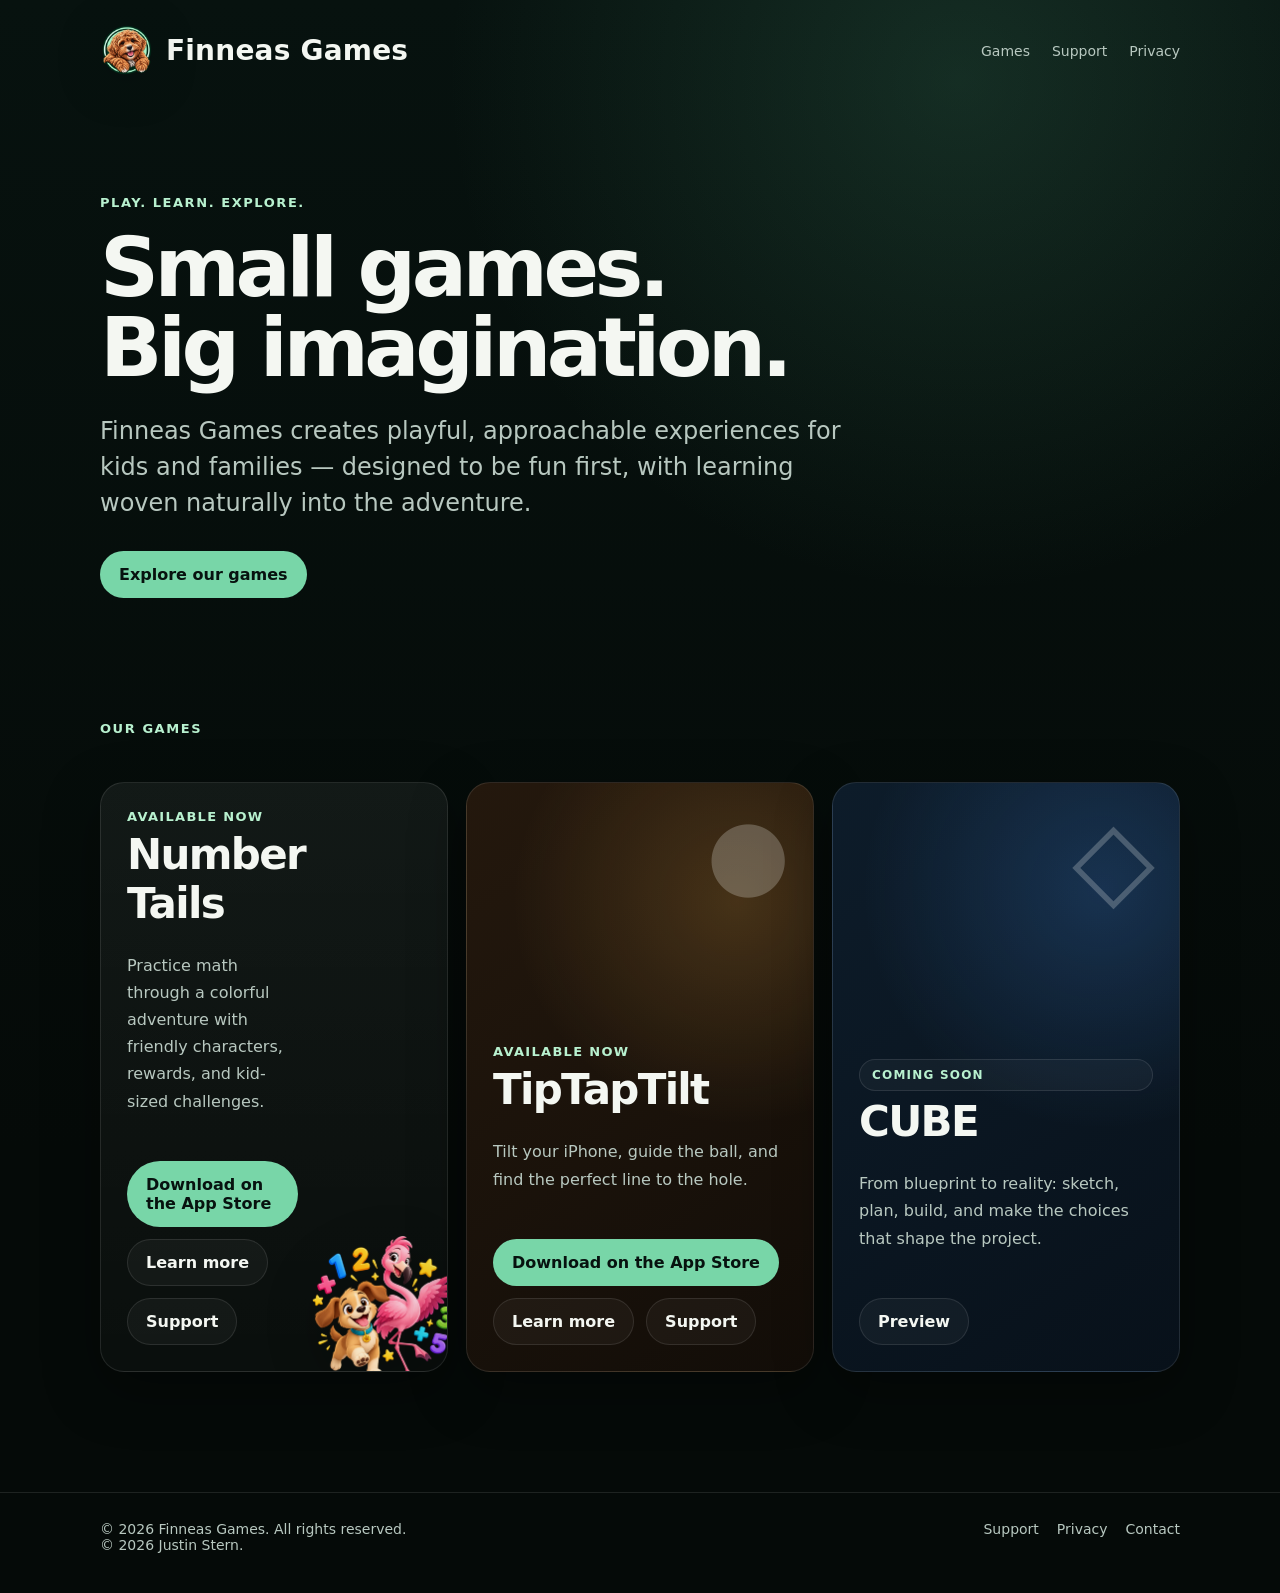
<file: index.html>
<!doctype html>
<html lang="en">
<head>
<meta charset="utf-8">
<meta name="viewport" content="width=device-width,initial-scale=1">
<meta name="description" content="Finneas Games makes thoughtful, playful games for kids and families.">
<title>Finneas Games</title>
<link rel="stylesheet" href="/assets/style.css">
</head>
<body>
<div class="wrap">
<header>
  <a class="brand" href="/"><img class="brand-icon" src="/assets/finneas-games-dog-icon.png" alt=""><span class="brand-text">Finneas Games</span></a>
  <nav><a href="#games">Games</a><a href="/support/">Support</a><a href="/privacy/">Privacy</a></nav>
</header>
<section class="hero">
  <span class="eyebrow">Play. Learn. Explore.</span>
  <h1>Small games.<br>Big imagination.</h1>
  <p class="lead">Finneas Games creates playful, approachable experiences for kids and families — designed to be fun first, with learning woven naturally into the adventure.</p>
  <div class="actions"><a class="btn primary" href="#games">Explore our games</a></div>
</section>
<section class="section" id="games">
<span class="eyebrow">Our games</span>
<div class="game-grid">
<div class="card game-tile home-game-card"><span class="kicker">Available now</span><div class="game-title">Number Tails</div><p>Practice math through a colorful adventure with friendly characters, rewards, and kid-sized challenges.</p><div class="actions"><a class="btn primary" href="https://apps.apple.com/us/app/numbertails/id6805076662" aria-label="Download Number Tails on the App Store">Download on the App Store</a><a class="btn secondary" href="/numbertails/">Learn more</a><a class="btn secondary" href="/numbertails/support/">Support</a></div><img class="home-art" src="/assets/numbertails-characters.png" alt="Number Tails characters"></div>
<div class="card game-tile tiptap"><div class="game-symbol tilt-symbol">●</div><span class="kicker">Available Now</span><div class="game-title">TipTapTilt</div><p>Tilt your iPhone, guide the ball, and find the perfect line to the hole.</p><div class="actions"><a class="btn primary" href="https://apps.apple.com/us/app/tiptaptilt/id6810678515" aria-label="Download TipTapTilt on the App Store">Download on the App Store</a><a class="btn secondary" href="/tiptaptilt/">Learn more</a><a class="btn secondary" href="/tiptaptilt/support/">Support</a></div></div>
<div class="card game-tile cube"><div class="game-symbol cube-symbol">◇</div><span class="coming-pill">Coming soon</span><div class="game-title">CUBE</div><p>From blueprint to reality: sketch, plan, build, and make the choices that shape the project.</p><div class="actions"><a class="btn secondary" href="/cube/">Preview</a></div></div>
</div></section>
</div>

<footer>
  <div class="wrap footer-row">
    <div>© 2026 Finneas Games. All rights reserved.<br>© 2026 Justin Stern.</div>
    <div class="footer-links">
      <a href="/support/">Support</a>
      <a href="/privacy/">Privacy</a>
      <a href="mailto:support@finneasgames.com">Contact</a>
    </div>
  </div>
</footer>

</body></html>
</file>
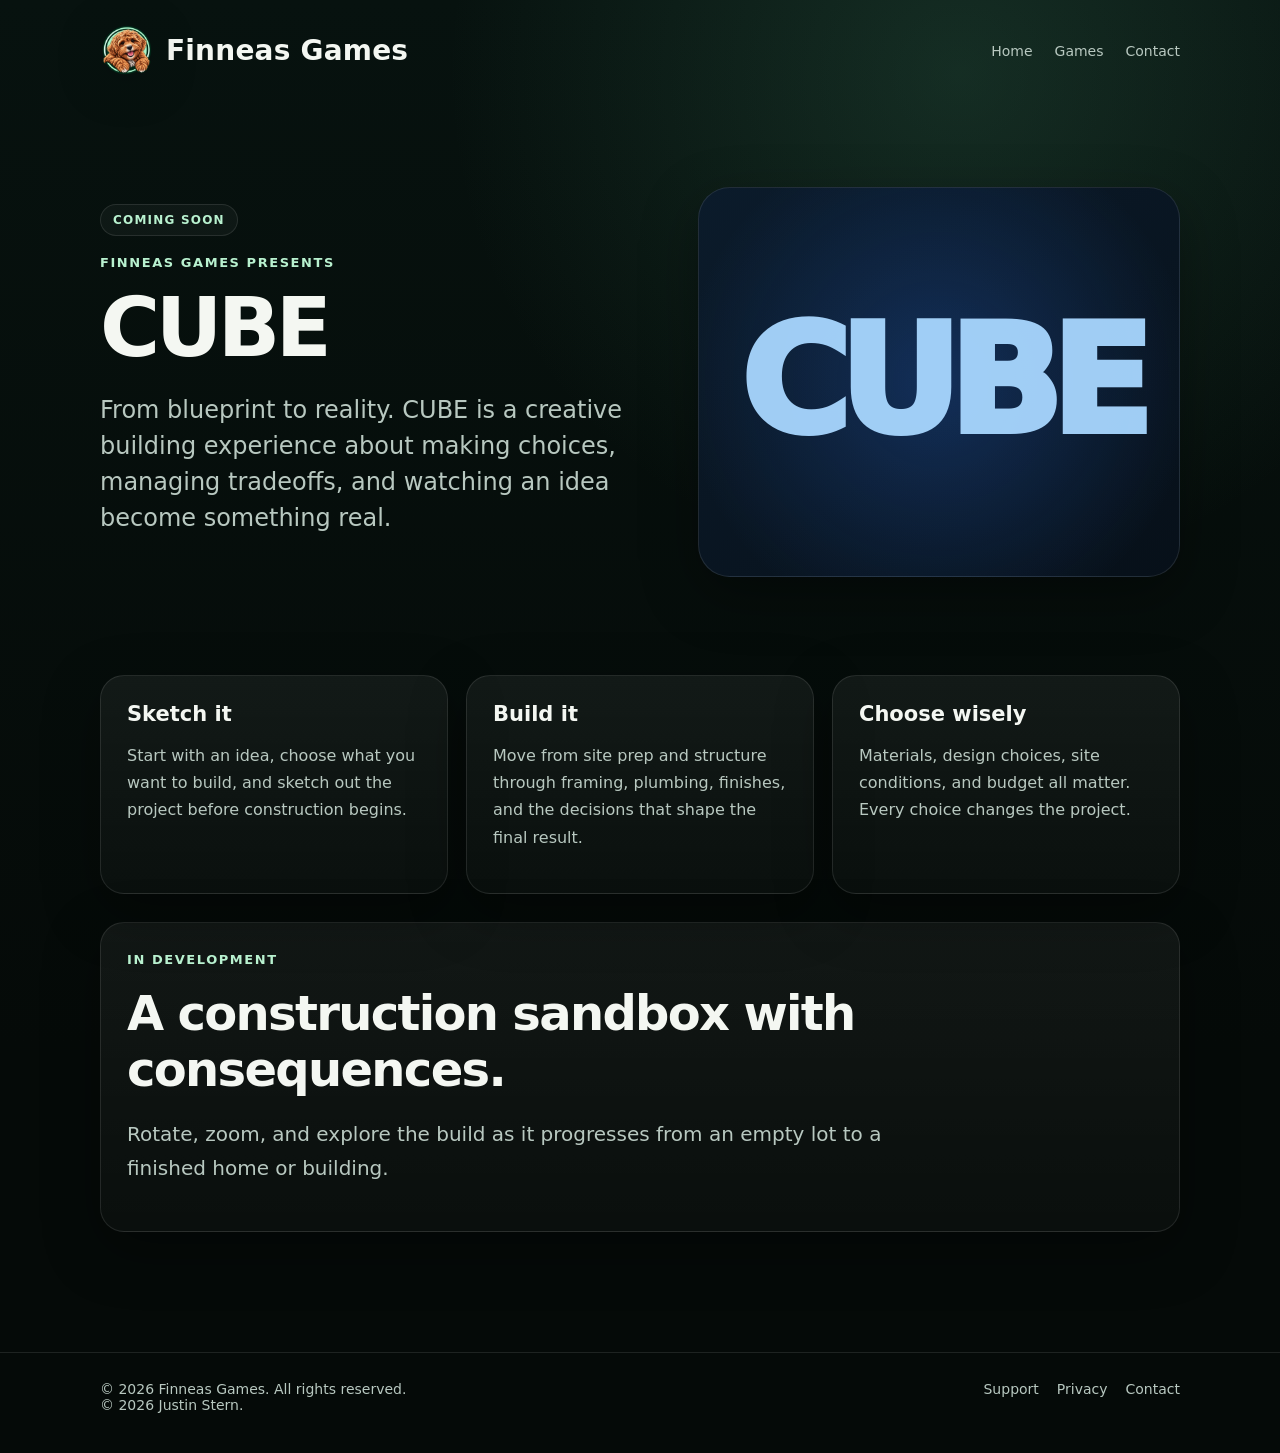
<file: cube/index.html>
<!doctype html><html lang="en"><head><meta charset="utf-8"><meta name="viewport" content="width=device-width,initial-scale=1"><meta name="description" content="CUBE by Finneas Games — coming soon."><title>CUBE | Finneas Games</title><link rel="stylesheet" href="/assets/style.css"></head><body><div class="wrap"><header><a class="brand" href="/"><img class="brand-icon" src="/assets/finneas-games-dog-icon.png" alt=""><span class="brand-text">Finneas Games</span></a><nav><a href="/">Home</a><a href="/#games">Games</a><a href="mailto:support@finneasgames.com">Contact</a></nav></header><section class="game-page-hero"><div><span class="coming-pill">Coming soon</span><div style="height:16px"></div><span class="eyebrow">Finneas Games presents</span><h1>CUBE</h1><p class="lead">From blueprint to reality. CUBE is a creative building experience about making choices, managing tradeoffs, and watching an idea become something real.</p></div><div class="game-mark-panel cube"><div class="big-mark cube">CUBE</div></div></section><section class="section" style="padding-top:10px"><div class="info-grid"><div class="card"><h3>Sketch it</h3><p>Start with an idea, choose what you want to build, and sketch out the project before construction begins.</p></div><div class="card"><h3>Build it</h3><p>Move from site prep and structure through framing, plumbing, finishes, and the decisions that shape the final result.</p></div><div class="card"><h3>Choose wisely</h3><p>Materials, design choices, site conditions, and budget all matter. Every choice changes the project.</p></div></div><div class="card" style="margin-top:28px"><span class="eyebrow">In development</span><h2 style="margin-top:0">A construction sandbox with consequences.</h2><p class="lead" style="font-size:20px">Rotate, zoom, and explore the build as it progresses from an empty lot to a finished home or building.</p></div></section></div><footer><div class="wrap footer-row"><div>© 2026 Finneas Games. All rights reserved.<br>© 2026 Justin Stern.</div><div class="footer-links"><a href="/support/">Support</a><a href="/privacy/">Privacy</a><a href="mailto:support@finneasgames.com">Contact</a></div></div></footer></body></html>
</file>
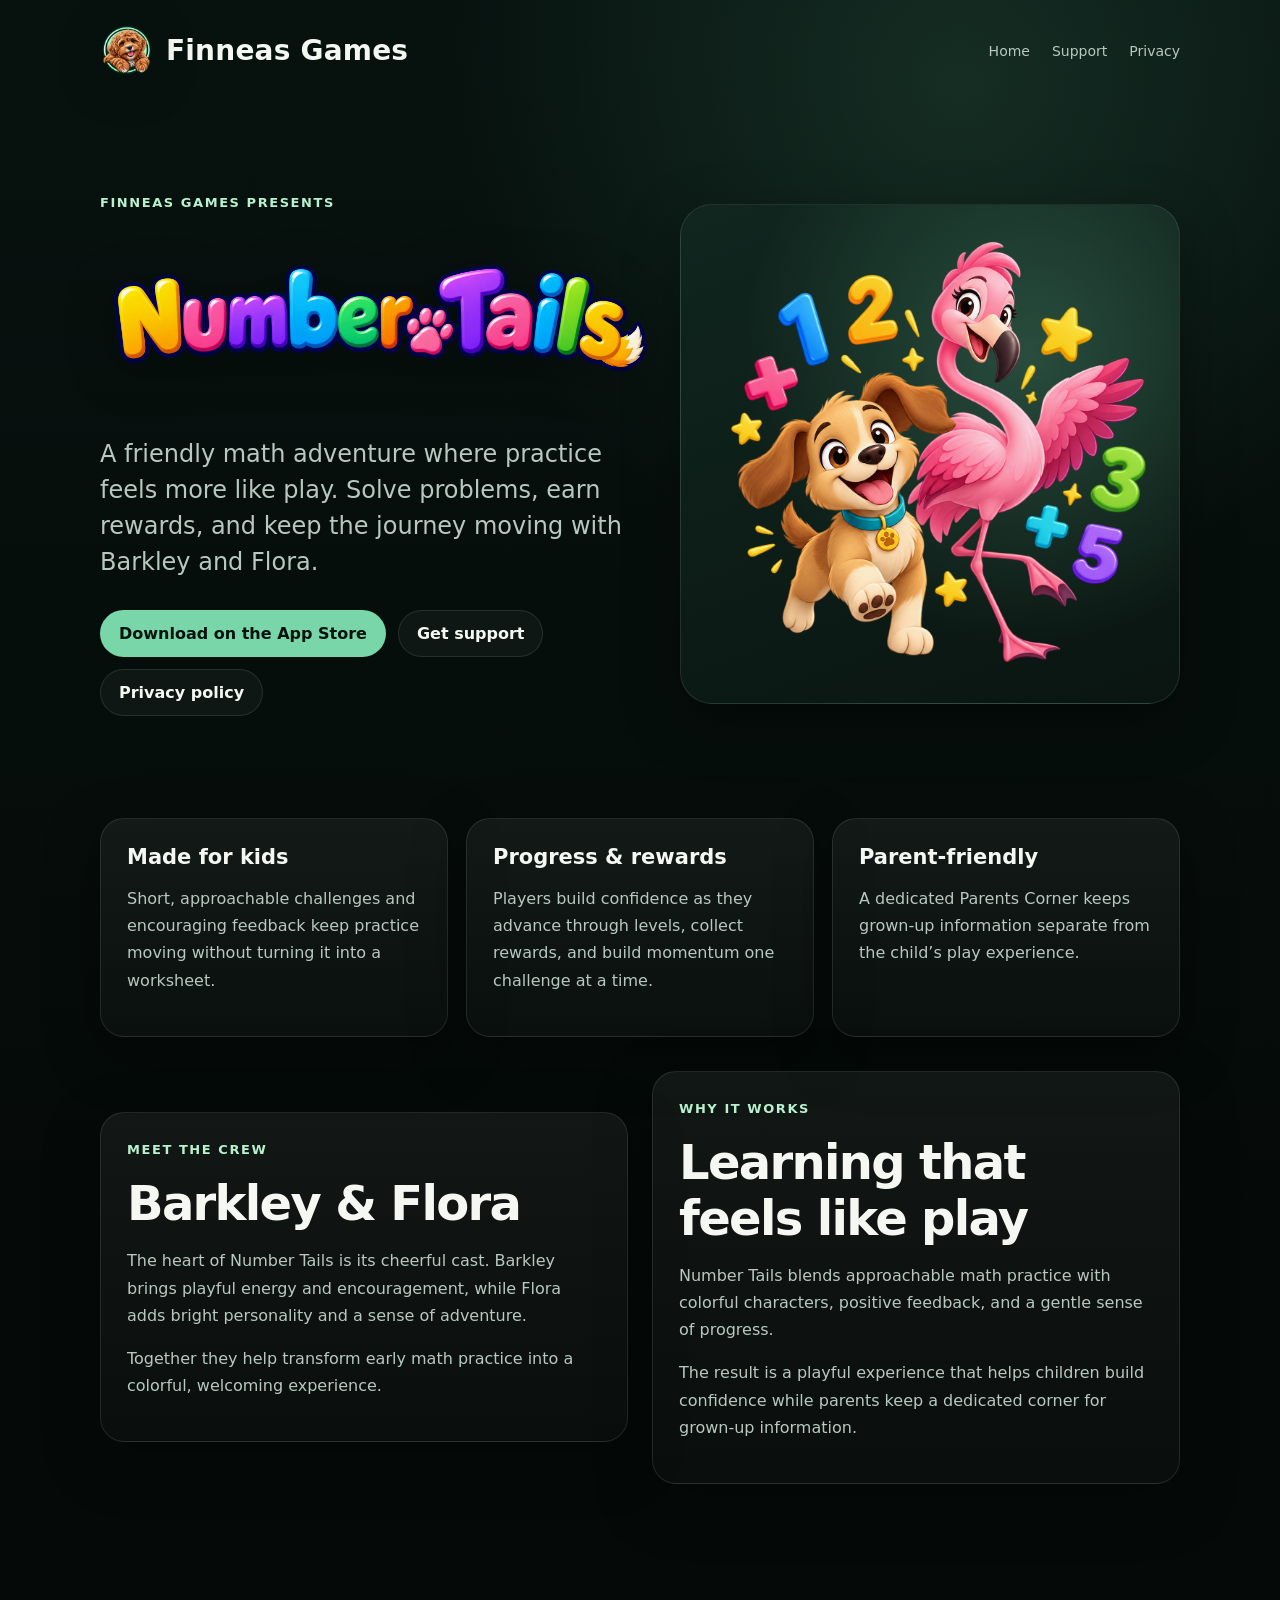
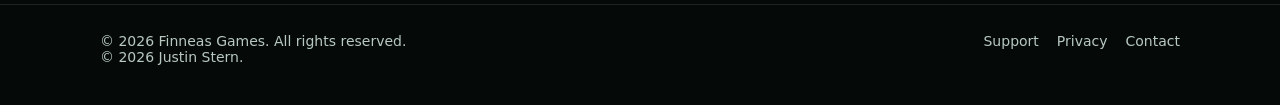
<file: numbertails/index.html>
<!doctype html>
<html lang="en">
<head>
<meta charset="utf-8">
<meta name="viewport" content="width=device-width,initial-scale=1">
<meta name="description" content="Number Tails by Finneas Games — a playful math adventure for kids.">
<title>Number Tails | Finneas Games</title>
<link rel="stylesheet" href="/assets/style.css">
</head>
<body>
<div class="wrap">
<header>
  <a class="brand" href="/"><img class="brand-icon" src="/assets/finneas-games-dog-icon.png" alt=""><span class="brand-text">Finneas Games</span></a>
  <nav><a href="/">Home</a><a href="/numbertails/support/">Support</a><a href="/numbertails/privacy/">Privacy</a></nav>
</header>

<section class="hero hero-split">
  <div class="hero-copy">
    <span class="eyebrow">Finneas Games presents</span>
    <img class="nt-logo" src="/assets/numbertails-logo.png" alt="Number Tails logo">
    <p class="lead">A friendly math adventure where practice feels more like play. Solve problems, earn rewards, and keep the journey moving with Barkley and Flora.</p>
    <div class="actions">
      <a class="btn primary" href="https://apps.apple.com/us/app/numbertails/id6805076662" aria-label="Download Number Tails on the App Store">Download on the App Store</a>
      <a class="btn secondary" href="/numbertails/support/">Get support</a>
      <a class="btn secondary" href="/numbertails/privacy/">Privacy policy</a>
    </div>
  </div>
  <div class="hero-art">
    <img src="/assets/numbertails-characters.png" alt="Number Tails characters Barkley and Flora">
  </div>
</section>

<section class="section" style="padding-top:10px">
  <div class="feature-grid">
    <div class="card"><h3>Made for kids</h3><p>Short, approachable challenges and encouraging feedback keep practice moving without turning it into a worksheet.</p></div>
    <div class="card"><h3>Progress & rewards</h3><p>Players build confidence as they advance through levels, collect rewards, and build momentum one challenge at a time.</p></div>
    <div class="card"><h3>Parent-friendly</h3><p>A dedicated Parents Corner keeps grown-up information separate from the child’s play experience.</p></div>
  </div>

  <div class="callout">
    <div class="card">
      <span class="eyebrow">Meet the crew</span>
      <h2 style="margin-top:0">Barkley & Flora</h2>
      <p>The heart of Number Tails is its cheerful cast. Barkley brings playful energy and encouragement, while Flora adds bright personality and a sense of adventure.</p>
      <p>Together they help transform early math practice into a colorful, welcoming experience.</p>
    </div>
    <div class="card">
      <span class="eyebrow">Why it works</span>
      <h2 style="margin-top:0">Learning that feels like play</h2>
      <p>Number Tails blends approachable math practice with colorful characters, positive feedback, and a gentle sense of progress.</p>
      <p>The result is a playful experience that helps children build confidence while parents keep a dedicated corner for grown-up information.</p>
    </div>
  </div>
</section>
</div>

<footer>
  <div class="wrap footer-row">
    <div>© 2026 Finneas Games. All rights reserved.<br>© 2026 Justin Stern.</div>
    <div class="footer-links">
      <a href="/numbertails/support/">Support</a>
      <a href="/numbertails/privacy/">Privacy</a>
      <a href="mailto:support@finneasgames.com">Contact</a>
    </div>
  </div>
</footer>

</body></html>
</file>
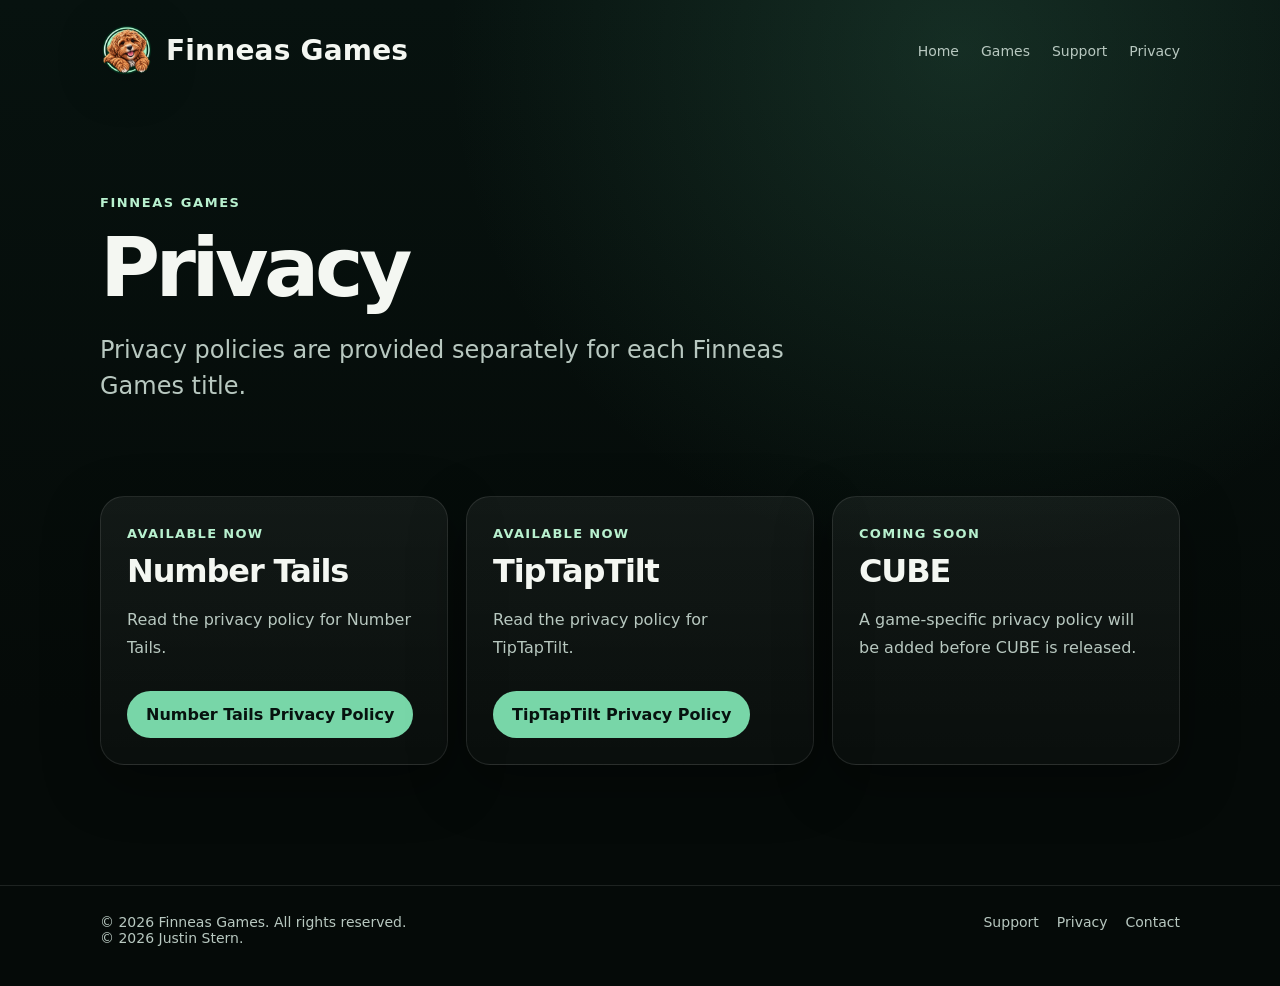
<file: privacy/index.html>
<!doctype html>
<html lang="en">
<head>
<meta charset="utf-8">
<meta name="viewport" content="width=device-width,initial-scale=1">
<meta name="description" content="Privacy policies for Finneas Games titles.">
<title>Privacy | Finneas Games</title>
<link rel="stylesheet" href="/assets/style.css">
</head>
<body>
<div class="wrap">
<header>
  <a class="brand" href="/"><img class="brand-icon" src="/assets/finneas-games-dog-icon.png" alt=""><span class="brand-text">Finneas Games</span></a>
  <nav><a href="/">Home</a><a href="/#games">Games</a><a href="/support/">Support</a><a href="/privacy/">Privacy</a></nav>
</header>
<section class="hero" style="padding-bottom:30px">
  <span class="eyebrow">Finneas Games</span>
  <h1>Privacy</h1>
  <p class="lead">Privacy policies are provided separately for each Finneas Games title.</p>
</section>

<section class="section" style="padding-top:10px">
  <div class="grid">
    <div class="card">
      <span class="kicker">Available now</span>
      <h2 style="font-size:32px;margin-top:10px">Number Tails</h2>
      <p>Read the privacy policy for Number Tails.</p>
      <div class="actions"><a class="btn primary" href="/numbertails/privacy/">Number Tails Privacy Policy</a></div>
    </div>

    <div class="card">
      <span class="kicker">Available Now</span>
      <h2 style="font-size:32px;margin-top:10px">TipTapTilt</h2>
      <p>Read the privacy policy for TipTapTilt.</p>
      <div class="actions"><a class="btn primary" href="/tiptaptilt/privacy/">TipTapTilt Privacy Policy</a></div>
    </div>

    <div class="card">
      <span class="kicker">Coming soon</span>
      <h2 style="font-size:32px;margin-top:10px">CUBE</h2>
      <p>A game-specific privacy policy will be added before CUBE is released.</p>
    </div>
  </div>
</section>
</div>
<footer>
  <div class="wrap footer-row">
    <div>© 2026 Finneas Games. All rights reserved.<br>© 2026 Justin Stern.</div>
    <div class="footer-links">
      <a href="/support/">Support</a>
      <a href="/privacy/">Privacy</a>
      <a href="mailto:support@finneasgames.com">Contact</a>
    </div>
  </div>
</footer>
</body>
</html>
</file>
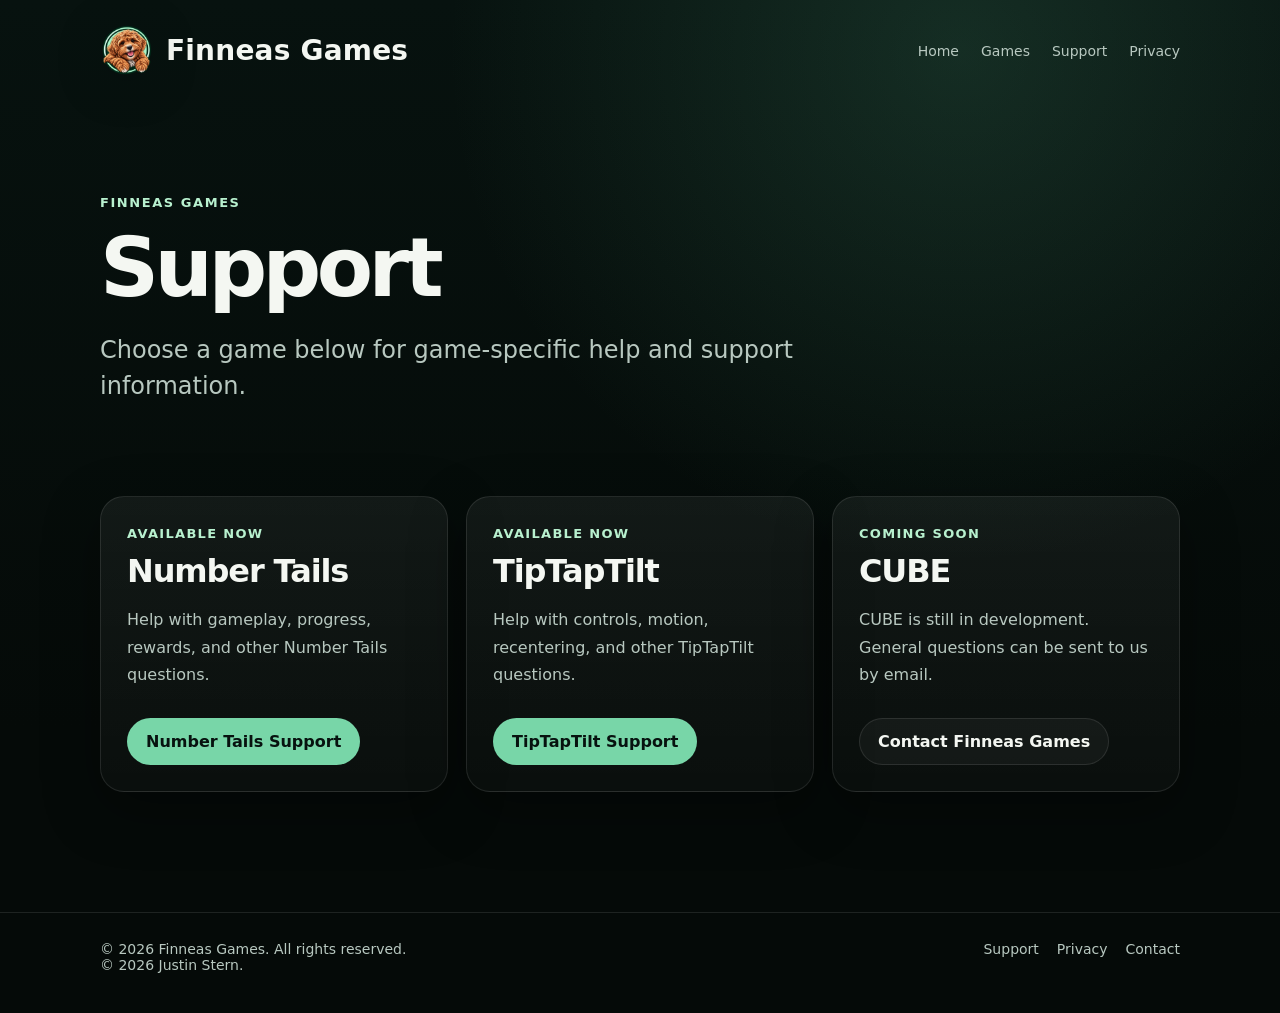
<file: support/index.html>
<!doctype html>
<html lang="en">
<head>
<meta charset="utf-8">
<meta name="viewport" content="width=device-width,initial-scale=1">
<meta name="description" content="Support for Finneas Games titles.">
<title>Support | Finneas Games</title>
<link rel="stylesheet" href="/assets/style.css">
</head>
<body>
<div class="wrap">
<header>
  <a class="brand" href="/"><img class="brand-icon" src="/assets/finneas-games-dog-icon.png" alt=""><span class="brand-text">Finneas Games</span></a>
  <nav><a href="/">Home</a><a href="/#games">Games</a><a href="/support/">Support</a><a href="/privacy/">Privacy</a></nav>
</header>
<section class="hero" style="padding-bottom:30px">
  <span class="eyebrow">Finneas Games</span>
  <h1>Support</h1>
  <p class="lead">Choose a game below for game-specific help and support information.</p>
</section>

<section class="section" style="padding-top:10px">
  <div class="grid">
    <div class="card">
      <span class="kicker">Available now</span>
      <h2 style="font-size:32px;margin-top:10px">Number Tails</h2>
      <p>Help with gameplay, progress, rewards, and other Number Tails questions.</p>
      <div class="actions"><a class="btn primary" href="/numbertails/support/">Number Tails Support</a></div>
    </div>

    <div class="card">
      <span class="kicker">Available Now</span>
      <h2 style="font-size:32px;margin-top:10px">TipTapTilt</h2>
      <p>Help with controls, motion, recentering, and other TipTapTilt questions.</p>
      <div class="actions"><a class="btn primary" href="/tiptaptilt/support/">TipTapTilt Support</a></div>
    </div>

    <div class="card">
      <span class="kicker">Coming soon</span>
      <h2 style="font-size:32px;margin-top:10px">CUBE</h2>
      <p>CUBE is still in development. General questions can be sent to us by email.</p>
      <div class="actions"><a class="btn secondary" href="mailto:support@finneasgames.com">Contact Finneas Games</a></div>
    </div>
  </div>
</section>
</div>
<footer>
  <div class="wrap footer-row">
    <div>© 2026 Finneas Games. All rights reserved.<br>© 2026 Justin Stern.</div>
    <div class="footer-links">
      <a href="/support/">Support</a>
      <a href="/privacy/">Privacy</a>
      <a href="mailto:support@finneasgames.com">Contact</a>
    </div>
  </div>
</footer>
</body>
</html>
</file>
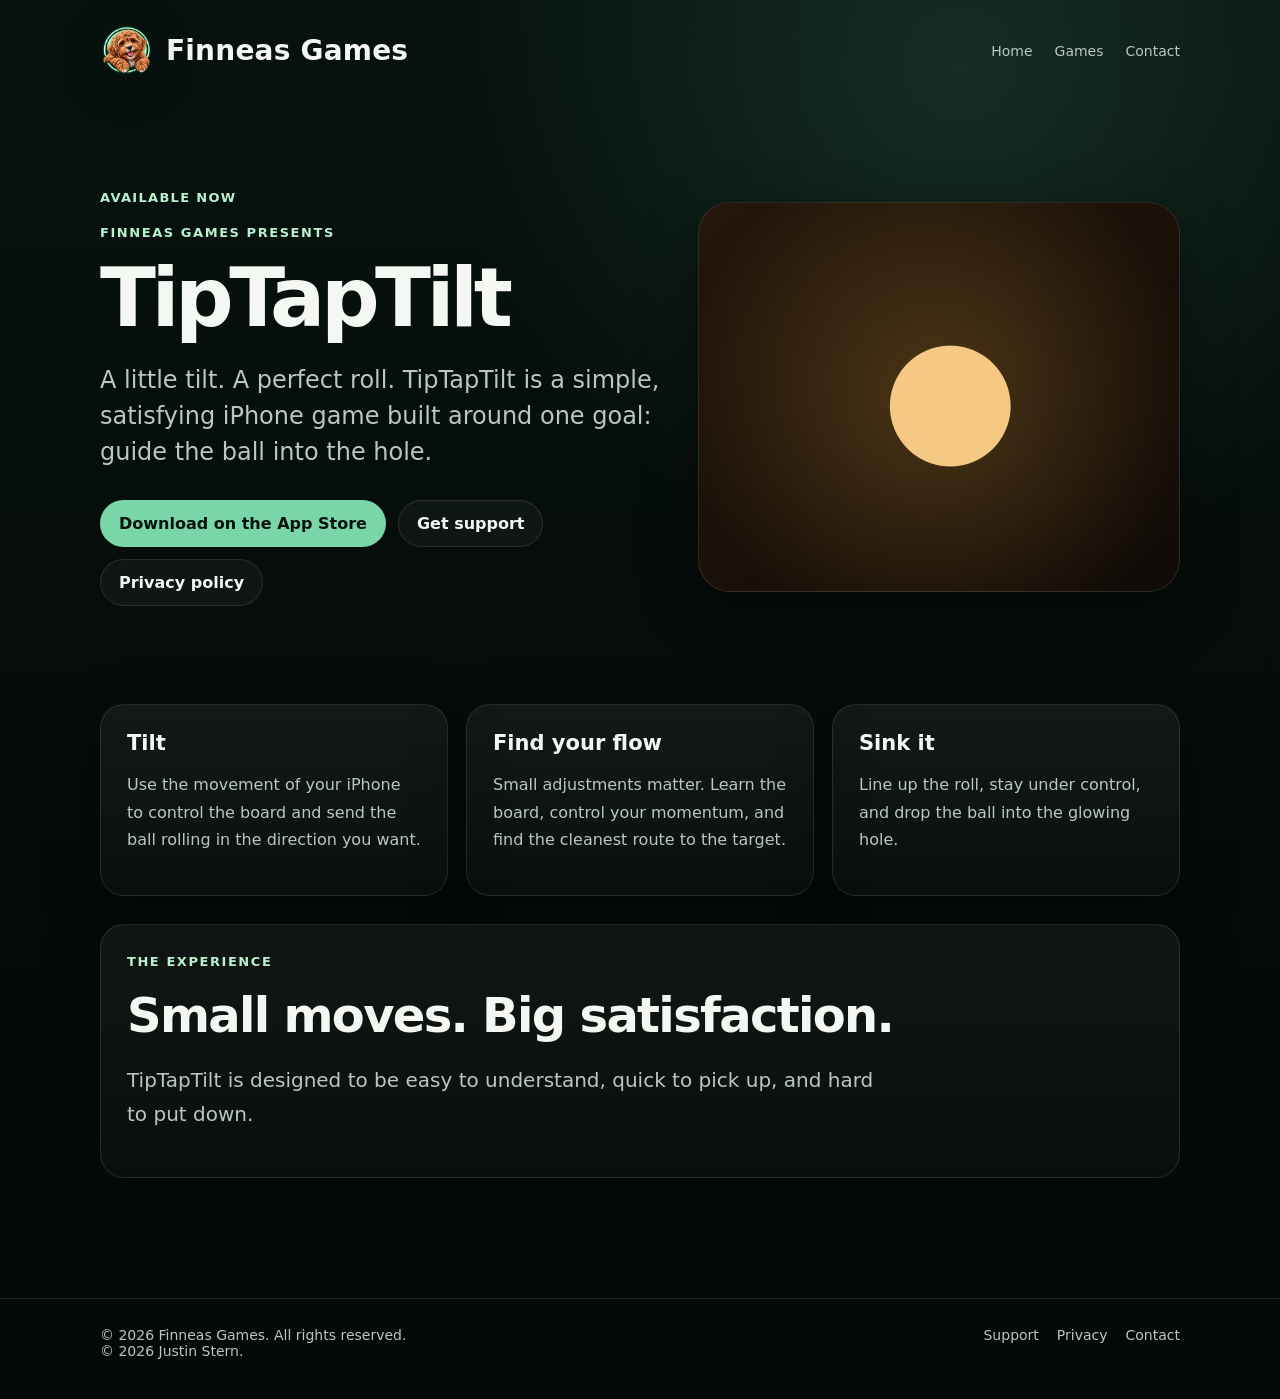
<file: tiptaptilt/index.html>
<!doctype html><html lang="en"><head><meta charset="utf-8"><meta name="viewport" content="width=device-width,initial-scale=1"><meta name="description" content="TipTapTilt by Finneas Games — available now."><title>TipTapTilt | Finneas Games</title><link rel="stylesheet" href="/assets/style.css"></head><body><div class="wrap"><header><a class="brand" href="/"><img class="brand-icon" src="/assets/finneas-games-dog-icon.png" alt=""><span class="brand-text">Finneas Games</span></a><nav><a href="/">Home</a><a href="/#games">Games</a><a href="mailto:support@finneasgames.com">Contact</a></nav></header><section class="game-page-hero"><div><span class="kicker">Available Now</span><div style="height:16px"></div><span class="eyebrow">Finneas Games presents</span><h1>TipTapTilt</h1><p class="lead">A little tilt. A perfect roll. TipTapTilt is a simple, satisfying iPhone game built around one goal: guide the ball into the hole.</p><div class="actions"><a class="btn primary" href="https://apps.apple.com/us/app/tiptaptilt/id6810678515" aria-label="Download TipTapTilt on the App Store">Download on the App Store</a><a class="btn secondary" href="/tiptaptilt/support/">Get support</a><a class="btn secondary" href="/tiptaptilt/privacy/">Privacy policy</a></div></div><div class="game-mark-panel tiptap"><div class="big-mark tiptap">●</div></div></section><section class="section" style="padding-top:10px"><div class="info-grid"><div class="card"><h3>Tilt</h3><p>Use the movement of your iPhone to control the board and send the ball rolling in the direction you want.</p></div><div class="card"><h3>Find your flow</h3><p>Small adjustments matter. Learn the board, control your momentum, and find the cleanest route to the target.</p></div><div class="card"><h3>Sink it</h3><p>Line up the roll, stay under control, and drop the ball into the glowing hole.</p></div></div><div class="card" style="margin-top:28px"><span class="eyebrow">The experience</span><h2 style="margin-top:0">Small moves. Big satisfaction.</h2><p class="lead" style="font-size:20px">TipTapTilt is designed to be easy to understand, quick to pick up, and hard to put down.</p></div></section></div><footer><div class="wrap footer-row"><div>© 2026 Finneas Games. All rights reserved.<br>© 2026 Justin Stern.</div><div class="footer-links"><a href="/tiptaptilt/support/">Support</a><a href="/tiptaptilt/privacy/">Privacy</a><a href="mailto:support@finneasgames.com">Contact</a></div></div></footer></body></html>
</file>
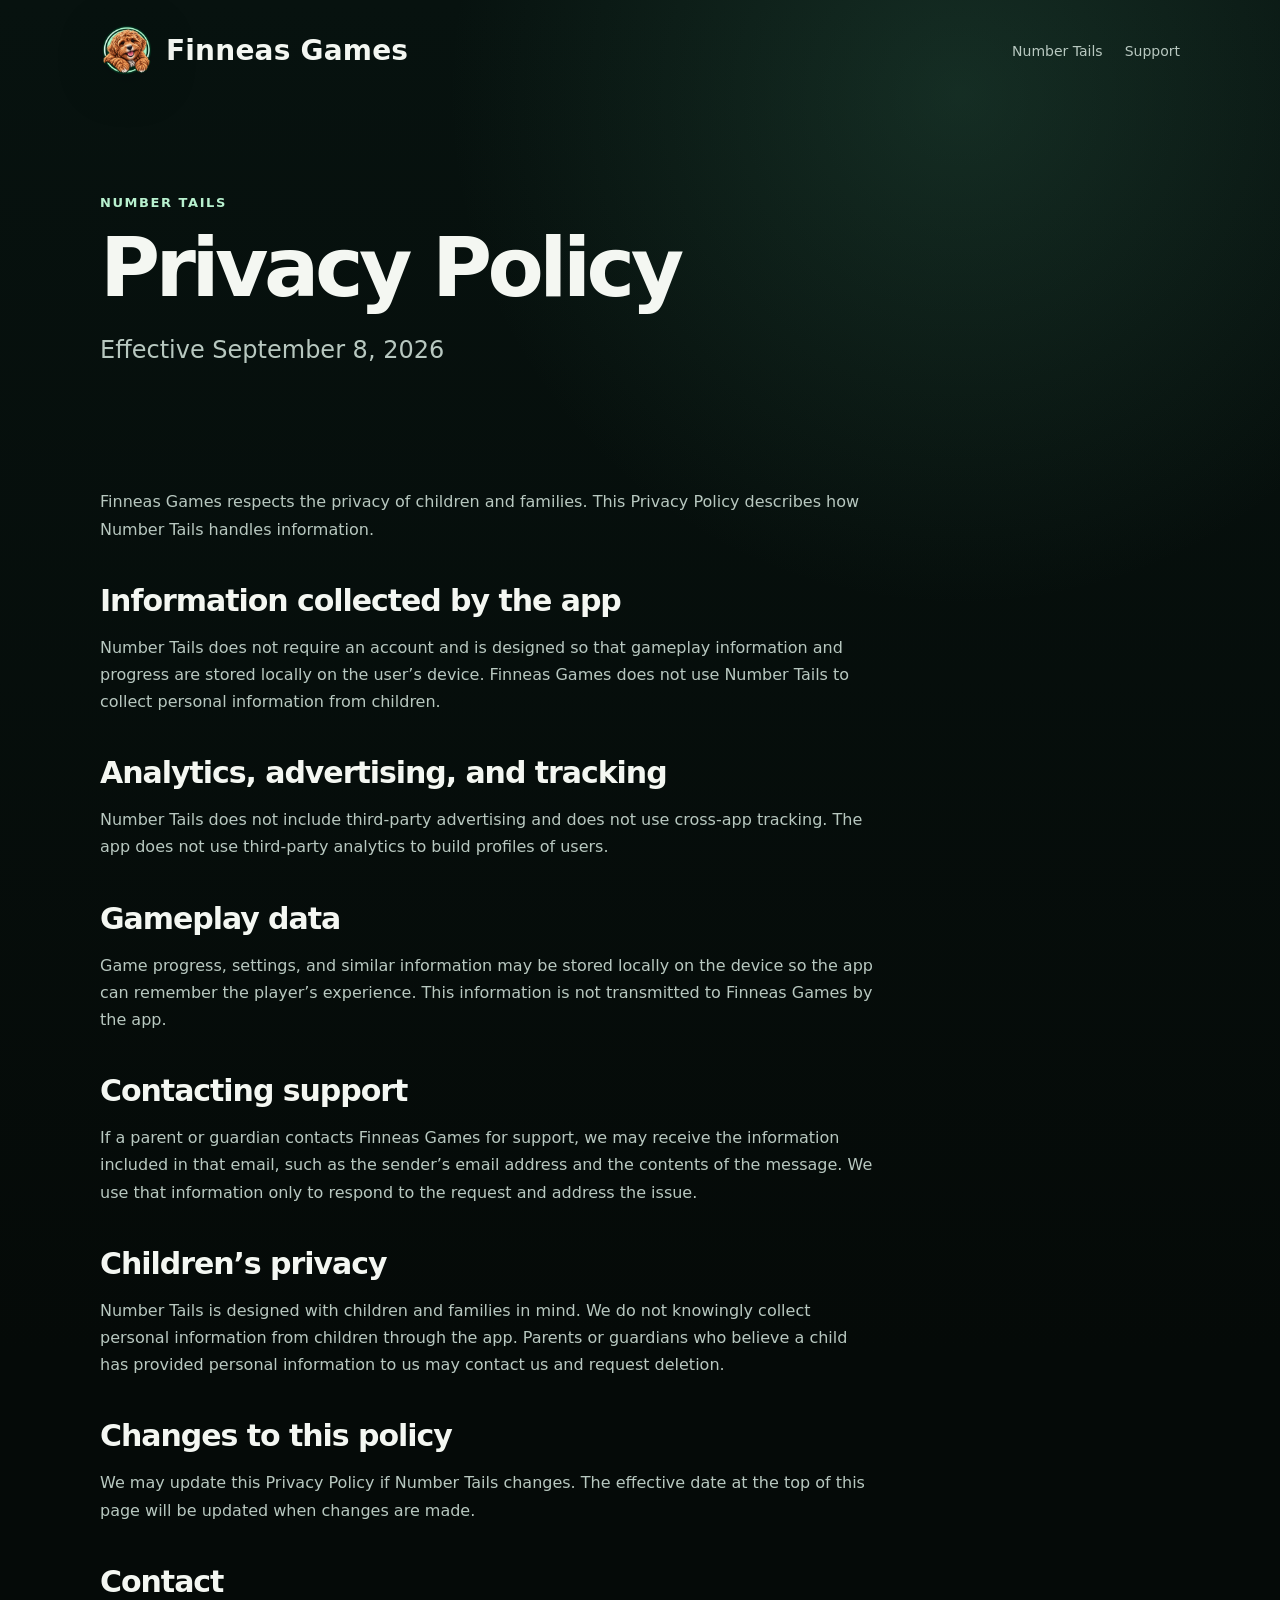
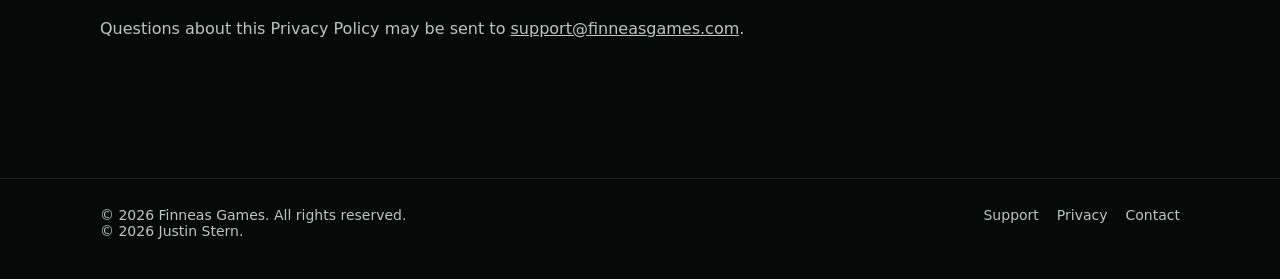
<file: numbertails/privacy/index.html>
<!doctype html>
<html lang="en">
<head>
<meta charset="utf-8">
<meta name="viewport" content="width=device-width,initial-scale=1">
<meta name="description" content="Privacy Policy for Number Tails by Finneas Games.">
<title>Number Tails Privacy Policy | Finneas Games</title>
<link rel="stylesheet" href="/assets/style.css">
</head>
<body>
<div class="wrap">
<header>
  <a class="brand" href="/"><img class="brand-icon" src="/assets/finneas-games-dog-icon.png" alt=""><span class="brand-text">Finneas Games</span></a>
  <nav><a href="/numbertails/">Number Tails</a><a href="/numbertails/support/">Support</a></nav>
</header>
<section class="hero" style="padding-bottom:30px">
  <span class="eyebrow">Number Tails</span>
  <h1>Privacy Policy</h1>
  <p class="lead">Effective September 8, 2026</p>
</section>
<section class="section copy">
  <p>Finneas Games respects the privacy of children and families. This Privacy Policy describes how Number Tails handles information.</p>
  <h2>Information collected by the app</h2>
  <p>Number Tails does not require an account and is designed so that gameplay information and progress are stored locally on the user’s device. Finneas Games does not use Number Tails to collect personal information from children.</p>
  <h2>Analytics, advertising, and tracking</h2>
  <p>Number Tails does not include third-party advertising and does not use cross-app tracking. The app does not use third-party analytics to build profiles of users.</p>
  <h2>Gameplay data</h2>
  <p>Game progress, settings, and similar information may be stored locally on the device so the app can remember the player’s experience. This information is not transmitted to Finneas Games by the app.</p>
  <h2>Contacting support</h2>
  <p>If a parent or guardian contacts Finneas Games for support, we may receive the information included in that email, such as the sender’s email address and the contents of the message. We use that information only to respond to the request and address the issue.</p>
  <h2>Children’s privacy</h2>
  <p>Number Tails is designed with children and families in mind. We do not knowingly collect personal information from children through the app. Parents or guardians who believe a child has provided personal information to us may contact us and request deletion.</p>
  <h2>Changes to this policy</h2>
  <p>We may update this Privacy Policy if Number Tails changes. The effective date at the top of this page will be updated when changes are made.</p>
  <h2>Contact</h2>
  <p>Questions about this Privacy Policy may be sent to <a href="mailto:support@finneasgames.com">support@finneasgames.com</a>.</p>
</section>
</div>

<footer>
  <div class="wrap footer-row">
    <div>© 2026 Finneas Games. All rights reserved.<br>© 2026 Justin Stern.</div>
    <div class="footer-links">
      <a href="/numbertails/support/">Support</a>
      <a href="/numbertails/privacy/">Privacy</a>
      <a href="mailto:support@finneasgames.com">Contact</a>
    </div>
  </div>
</footer>

</body></html>
</file>
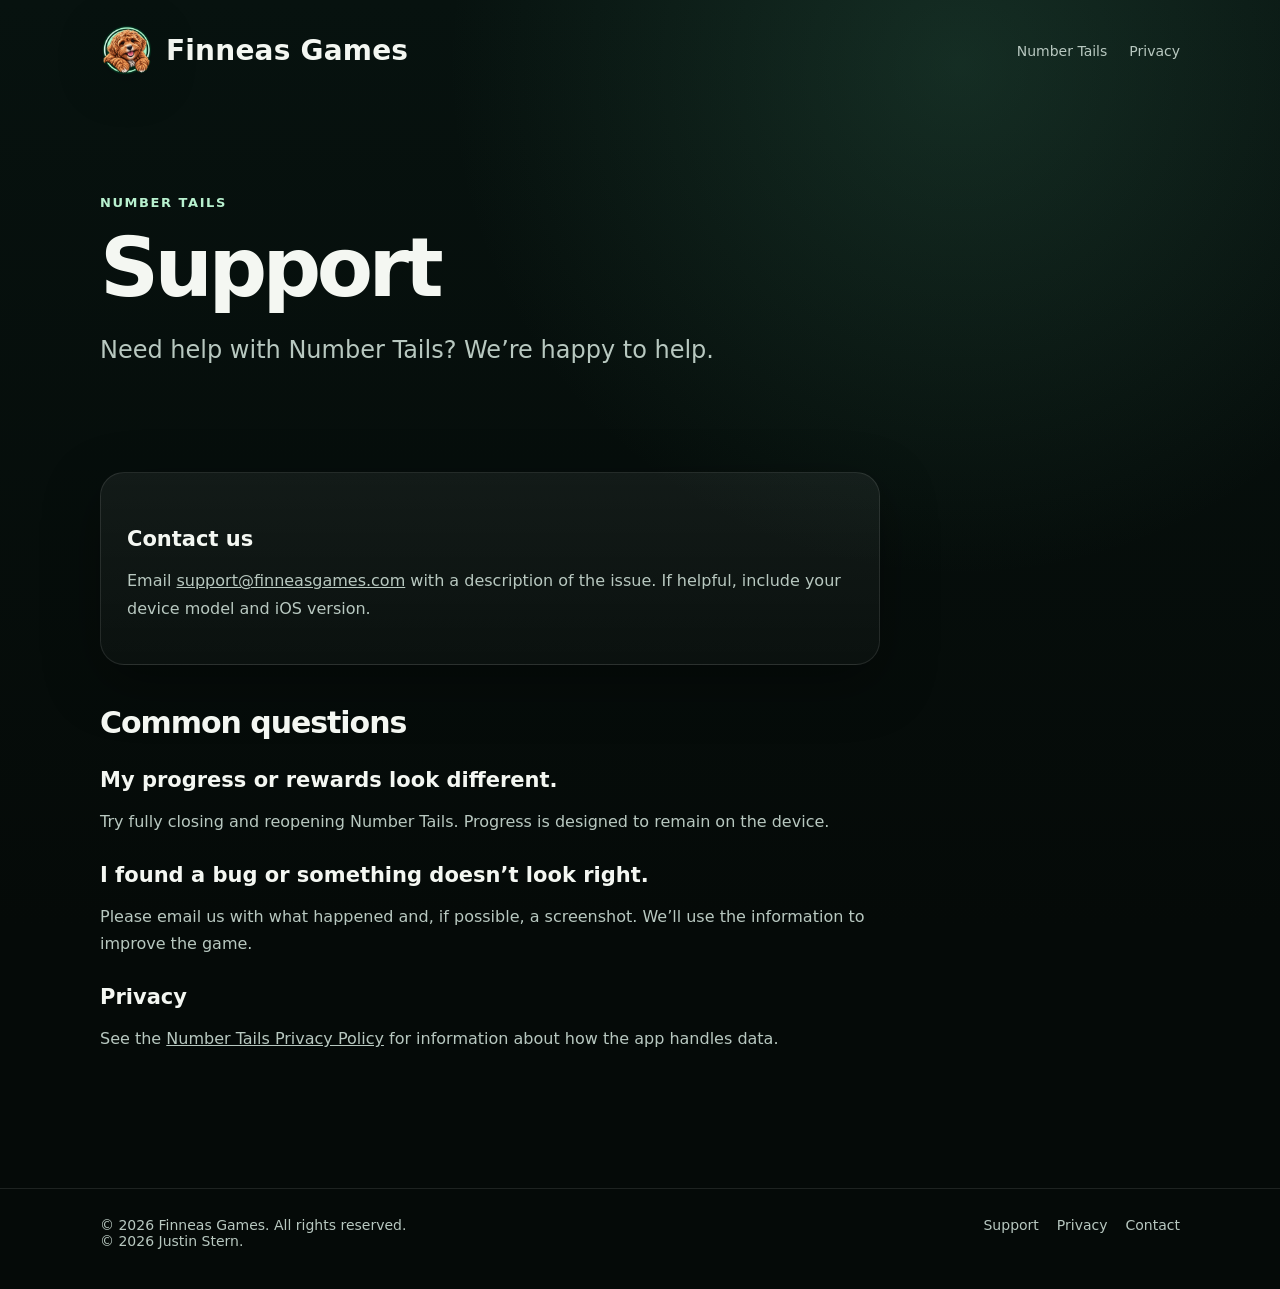
<file: numbertails/support/index.html>
<!doctype html>
<html lang="en">
<head>
<meta charset="utf-8">
<meta name="viewport" content="width=device-width,initial-scale=1">
<meta name="description" content="Support for Number Tails by Finneas Games.">
<title>Number Tails Support | Finneas Games</title>
<link rel="stylesheet" href="/assets/style.css">
</head>
<body>
<div class="wrap">
<header>
  <a class="brand" href="/"><img class="brand-icon" src="/assets/finneas-games-dog-icon.png" alt=""><span class="brand-text">Finneas Games</span></a>
  <nav><a href="/numbertails/">Number Tails</a><a href="/numbertails/privacy/">Privacy</a></nav>
</header>
<section class="hero" style="padding-bottom:30px">
  <span class="eyebrow">Number Tails</span>
  <h1>Support</h1>
  <p class="lead">Need help with Number Tails? We’re happy to help.</p>
</section>
<section class="section copy">
  <div class="card">
    <h3>Contact us</h3>
    <p>Email <a href="mailto:support@finneasgames.com">support@finneasgames.com</a> with a description of the issue. If helpful, include your device model and iOS version.</p>
  </div>
  <h2>Common questions</h2>
  <h3>My progress or rewards look different.</h3>
  <p>Try fully closing and reopening Number Tails. Progress is designed to remain on the device.</p>
  <h3>I found a bug or something doesn’t look right.</h3>
  <p>Please email us with what happened and, if possible, a screenshot. We’ll use the information to improve the game.</p>
  <h3>Privacy</h3>
  <p>See the <a href="/numbertails/privacy/">Number Tails Privacy Policy</a> for information about how the app handles data.</p>
</section>
</div>

<footer>
  <div class="wrap footer-row">
    <div>© 2026 Finneas Games. All rights reserved.<br>© 2026 Justin Stern.</div>
    <div class="footer-links">
      <a href="/numbertails/support/">Support</a>
      <a href="/numbertails/privacy/">Privacy</a>
      <a href="mailto:support@finneasgames.com">Contact</a>
    </div>
  </div>
</footer>

</body></html>
</file>
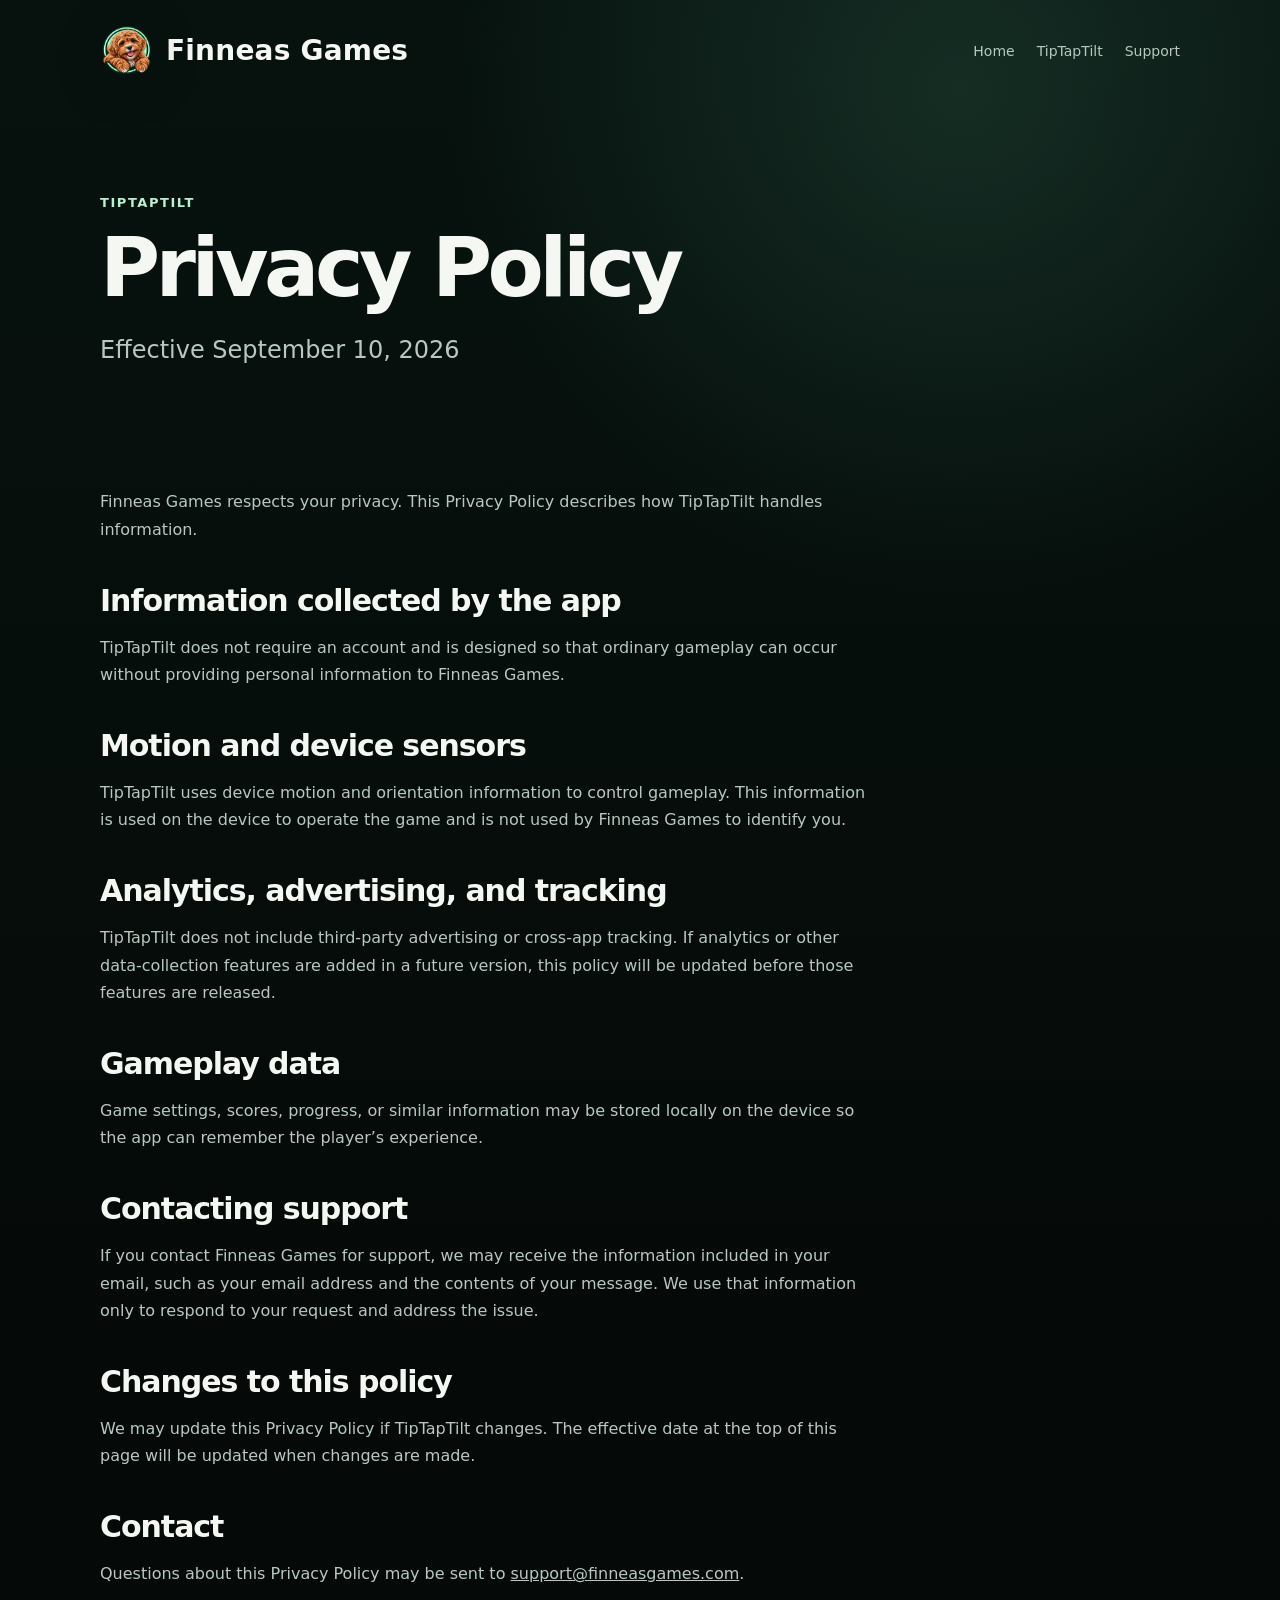
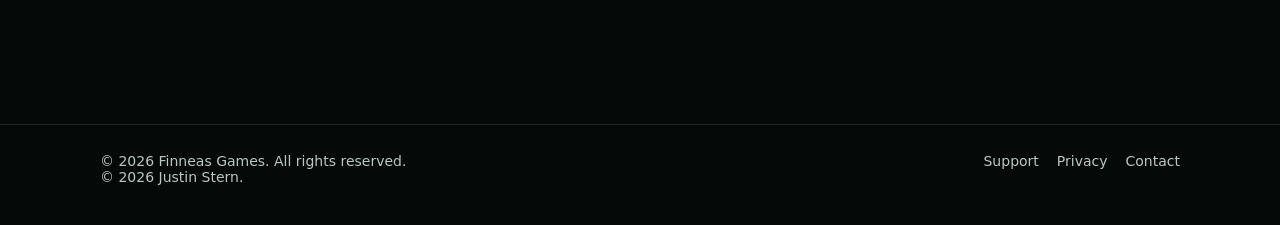
<file: tiptaptilt/privacy/index.html>
<!doctype html>
<html lang="en">
<head>
<meta charset="utf-8">
<meta name="viewport" content="width=device-width,initial-scale=1">
<meta name="description" content="Privacy Policy for TipTapTilt by Finneas Games.">
<title>TipTapTilt Privacy Policy | Finneas Games</title>
<link rel="stylesheet" href="/assets/style.css">
</head>
<body>
<div class="wrap">
<header>
  <a class="brand" href="/"><img class="brand-icon" src="/assets/finneas-games-dog-icon.png" alt=""><span class="brand-text">Finneas Games</span></a>
  <nav><a href="/">Home</a><a href="/tiptaptilt/">TipTapTilt</a><a href="/tiptaptilt/support/">Support</a></nav>
</header>
<section class="hero" style="padding-bottom:30px">
  <span class="eyebrow">TipTapTilt</span>
  <h1>Privacy Policy</h1>
  <p class="lead">Effective September 10, 2026</p>
</section>
<section class="section copy">
  <p>Finneas Games respects your privacy. This Privacy Policy describes how TipTapTilt handles information.</p>
  <h2>Information collected by the app</h2>
  <p>TipTapTilt does not require an account and is designed so that ordinary gameplay can occur without providing personal information to Finneas Games.</p>
  <h2>Motion and device sensors</h2>
  <p>TipTapTilt uses device motion and orientation information to control gameplay. This information is used on the device to operate the game and is not used by Finneas Games to identify you.</p>
  <h2>Analytics, advertising, and tracking</h2>
  <p>TipTapTilt does not include third-party advertising or cross-app tracking. If analytics or other data-collection features are added in a future version, this policy will be updated before those features are released.</p>
  <h2>Gameplay data</h2>
  <p>Game settings, scores, progress, or similar information may be stored locally on the device so the app can remember the player’s experience.</p>
  <h2>Contacting support</h2>
  <p>If you contact Finneas Games for support, we may receive the information included in your email, such as your email address and the contents of your message. We use that information only to respond to your request and address the issue.</p>
  <h2>Changes to this policy</h2>
  <p>We may update this Privacy Policy if TipTapTilt changes. The effective date at the top of this page will be updated when changes are made.</p>
  <h2>Contact</h2>
  <p>Questions about this Privacy Policy may be sent to <a href="mailto:support@finneasgames.com">support@finneasgames.com</a>.</p>
</section>
</div>
<footer>
  <div class="wrap footer-row">
    <div>© 2026 Finneas Games. All rights reserved.<br>© 2026 Justin Stern.</div>
    <div class="footer-links">
      <a href="/tiptaptilt/support/">Support</a>
      <a href="/tiptaptilt/privacy/">Privacy</a>
      <a href="mailto:support@finneasgames.com">Contact</a>
    </div>
  </div>
</footer>
</body></html>
</file>
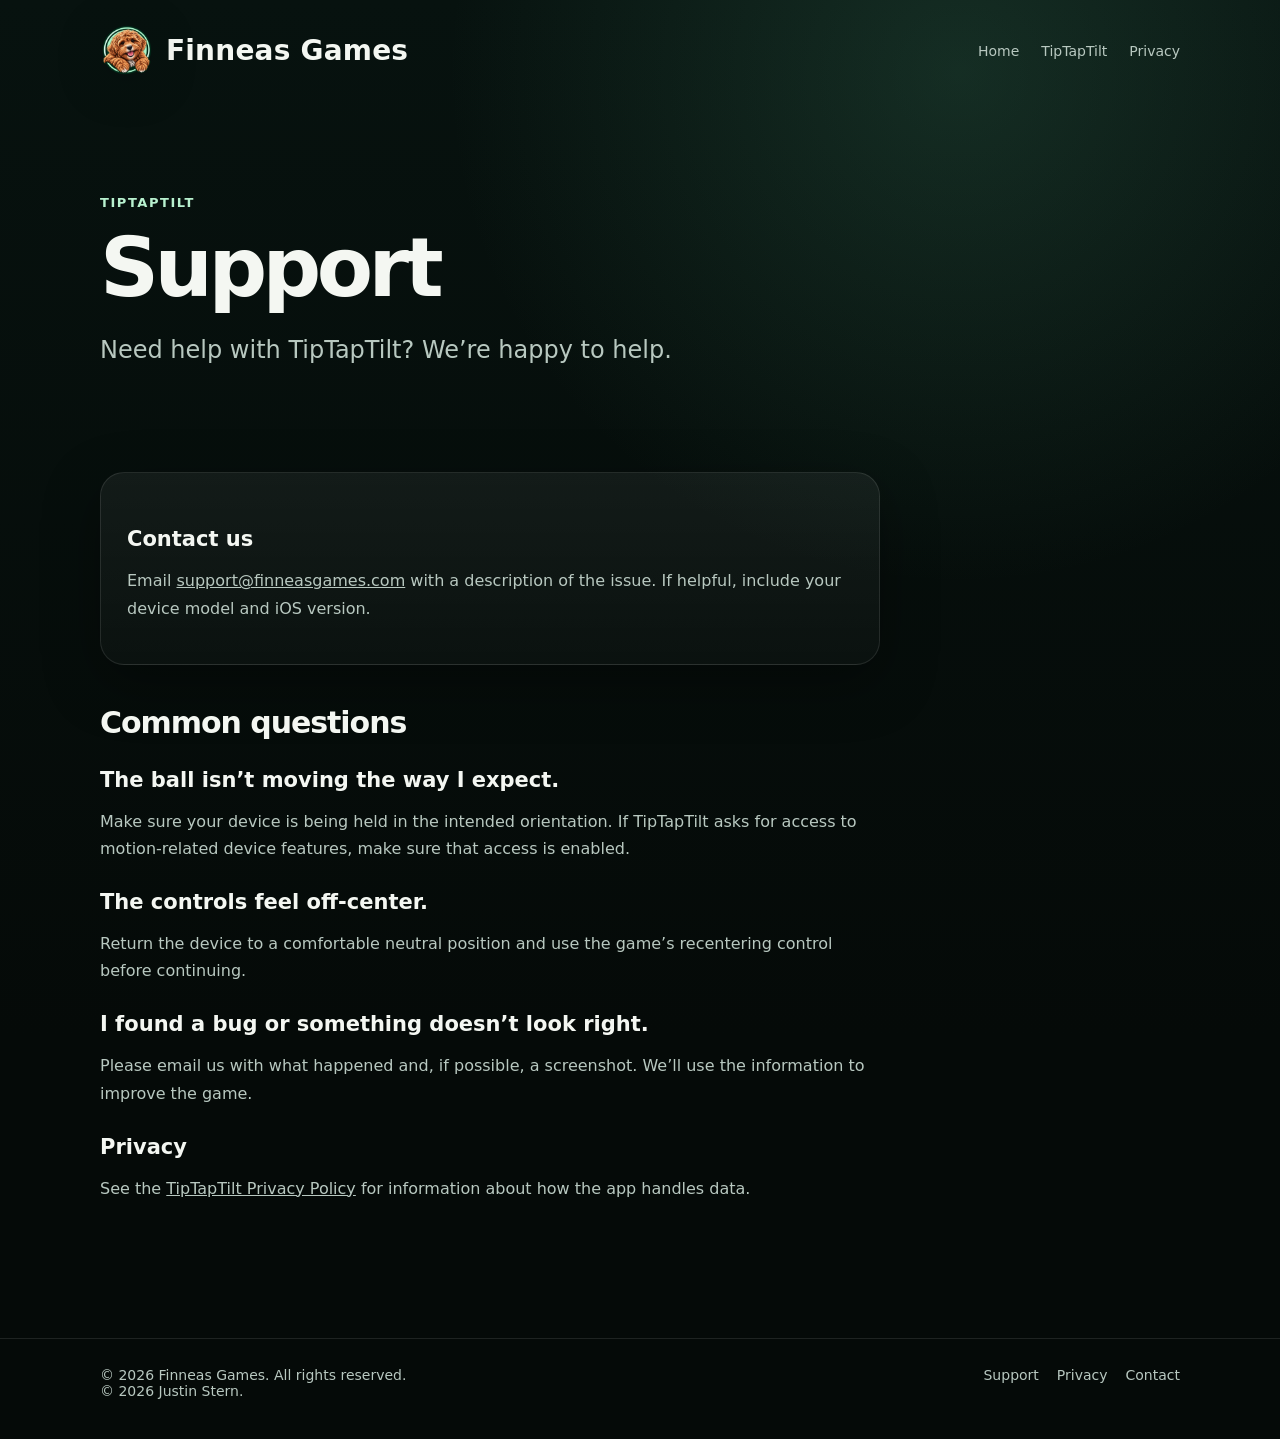
<file: tiptaptilt/support/index.html>
<!doctype html>
<html lang="en">
<head>
<meta charset="utf-8">
<meta name="viewport" content="width=device-width,initial-scale=1">
<meta name="description" content="Support for TipTapTilt by Finneas Games.">
<title>TipTapTilt Support | Finneas Games</title>
<link rel="stylesheet" href="/assets/style.css">
</head>
<body>
<div class="wrap">
<header>
  <a class="brand" href="/"><img class="brand-icon" src="/assets/finneas-games-dog-icon.png" alt=""><span class="brand-text">Finneas Games</span></a>
  <nav><a href="/">Home</a><a href="/tiptaptilt/">TipTapTilt</a><a href="/tiptaptilt/privacy/">Privacy</a></nav>
</header>
<section class="hero" style="padding-bottom:30px">
  <span class="eyebrow">TipTapTilt</span>
  <h1>Support</h1>
  <p class="lead">Need help with TipTapTilt? We’re happy to help.</p>
</section>
<section class="section copy">
  <div class="card">
    <h3>Contact us</h3>
    <p>Email <a href="mailto:support@finneasgames.com">support@finneasgames.com</a> with a description of the issue. If helpful, include your device model and iOS version.</p>
  </div>
  <h2>Common questions</h2>
  <h3>The ball isn’t moving the way I expect.</h3>
  <p>Make sure your device is being held in the intended orientation. If TipTapTilt asks for access to motion-related device features, make sure that access is enabled.</p>
  <h3>The controls feel off-center.</h3>
  <p>Return the device to a comfortable neutral position and use the game’s recentering control before continuing.</p>
  <h3>I found a bug or something doesn’t look right.</h3>
  <p>Please email us with what happened and, if possible, a screenshot. We’ll use the information to improve the game.</p>
  <h3>Privacy</h3>
  <p>See the <a href="/tiptaptilt/privacy/">TipTapTilt Privacy Policy</a> for information about how the app handles data.</p>
</section>
</div>
<footer>
  <div class="wrap footer-row">
    <div>© 2026 Finneas Games. All rights reserved.<br>© 2026 Justin Stern.</div>
    <div class="footer-links">
      <a href="/tiptaptilt/support/">Support</a>
      <a href="/tiptaptilt/privacy/">Privacy</a>
      <a href="mailto:support@finneasgames.com">Contact</a>
    </div>
  </div>
</footer>
</body></html>
</file>
<file: assets/style.css>
.brand{
  display:flex;
  gap:12px;
  align-items:center;
  text-decoration:none;
  font-weight:800;
  letter-spacing:.2px;
}
.brand-icon{
  width:54px;
  height:54px;
  object-fit:contain;
  display:block;
  filter:drop-shadow(0 8px 24px rgba(0,0,0,.20));
  flex:0 0 auto;
}
.brand-text{
  color:var(--text);
  font-size:28px;
  font-weight:800;
  line-height:1;
  white-space:nowrap;
}
@media(max-width:760px){
  .brand-icon{
    width:44px;
    height:44px;
  }
  .brand-text{
    font-size:22px;
  }
}


:root{
  --bg:#07120f;
  --bg2:#0b1a16;
  --panel:#10241d;
  --text:#f4f7f2;
  --muted:#b8c8c0;
  --green:#78d6a8;
  --green2:#b8f1cf;
  --line:rgba(255,255,255,.10);
  --shadow:0 18px 55px rgba(0,0,0,.35);
  --radius:24px;
}
*{box-sizing:border-box}
html{scroll-behavior:smooth}
body{
  margin:0;
  font-family:Inter,ui-sans-serif,system-ui,-apple-system,BlinkMacSystemFont,"Segoe UI",sans-serif;
  color:var(--text);
  background:
    radial-gradient(circle at 75% 5%, rgba(71,145,111,.22), transparent 32rem),
    linear-gradient(180deg,var(--bg),#050a08 72%);
  min-height:100vh;
}
a{color:inherit}
img{max-width:100%}
.wrap{width:min(1080px,calc(100% - 40px));margin:auto}
header{
  display:flex;align-items:center;justify-content:space-between;
  padding:24px 0;
}

nav{display:flex;gap:22px}
nav a{color:var(--muted);text-decoration:none;font-size:14px}
nav a:hover{color:var(--text)}
.hero{padding:90px 0 70px;max-width:820px}
.hero-split{
  display:grid;
  grid-template-columns:1.05fr .95fr;
  gap:28px;
  align-items:center;
  max-width:none;
}
.hero-copy{max-width:760px}
.eyebrow{
  display:inline-block;color:var(--green2);font-size:13px;font-weight:800;
  letter-spacing:.12em;text-transform:uppercase;margin-bottom:18px
}
h1{font-size:clamp(46px,8vw,82px);line-height:.98;margin:0 0 24px;letter-spacing:-.055em}
h2{font-size:clamp(30px,5vw,48px);letter-spacing:-.035em;margin:0 0 16px}
h3{font-size:21px;margin:0 0 10px}
.lead{font-size:clamp(19px,3vw,24px);line-height:1.5;color:var(--muted);max-width:760px}
.actions{display:flex;gap:12px;flex-wrap:wrap;margin-top:30px}
.btn{
  display:inline-block;padding:13px 18px;border-radius:999px;text-decoration:none;
  font-weight:800;border:1px solid var(--line)
}
.btn.primary{background:var(--green);color:#07120f;border-color:transparent}
.btn.secondary{background:rgba(255,255,255,.04);color:var(--text)}
.section{padding:50px 0 80px}
.grid{display:grid;grid-template-columns:repeat(3,1fr);gap:18px;margin-top:28px}
.card{
  border:1px solid var(--line);border-radius:var(--radius);padding:26px;
  background:linear-gradient(180deg,rgba(255,255,255,.055),rgba(255,255,255,.025));
  box-shadow:var(--shadow)
}
.card p,.copy p,.copy li{color:var(--muted);line-height:1.7}
.game-card{grid-column:span 2;min-height:290px;display:flex;flex-direction:column;justify-content:flex-end;
  background:
    radial-gradient(circle at 82% 18%,rgba(120,214,168,.28),transparent 14rem),
    linear-gradient(145deg,#132d24,#0b1713);
}
.kicker{font-size:13px;color:var(--green2);font-weight:800;text-transform:uppercase;letter-spacing:.1em}
.game-title{font-size:42px;font-weight:900;letter-spacing:-.04em;margin:6px 0 8px}
.small{font-size:14px;color:var(--muted)}
.copy{max-width:780px}
.copy h2{margin-top:40px;font-size:30px}
.copy h3{margin-top:28px}
.copy ul{padding-left:22px}
footer{
  border-top:1px solid var(--line);padding:28px 0 40px;margin-top:40px;
  color:var(--muted);font-size:14px
}
.footer-row{display:flex;justify-content:space-between;gap:20px;flex-wrap:wrap}
.footer-links{display:flex;gap:18px;flex-wrap:wrap}
.footer-links a{text-decoration:none}
.badge{
  display:inline-block;padding:7px 11px;border:1px solid var(--line);
  border-radius:999px;color:var(--muted);font-size:13px
}
.hero-art{
  position:relative;
  border:1px solid var(--line);
  border-radius:32px;
  background:
    radial-gradient(circle at 70% 30%, rgba(120,214,168,.25), transparent 18rem),
    linear-gradient(160deg,#10261f,#0a1511);
  box-shadow:var(--shadow);
  overflow:hidden;
  min-height:420px;
}
.hero-art img{
  width:100%;
  height:100%;
  object-fit:contain;
  display:block;
  padding:22px;
}
.preview-band{
  margin-top:10px;
  border:1px solid var(--line);
  border-radius:28px;
  overflow:hidden;
  background:linear-gradient(180deg,rgba(255,255,255,.05),rgba(255,255,255,.02));
  box-shadow:var(--shadow);
}
.preview-band img{display:block;width:100%;height:auto}
.home-game-card{
  position:relative;
  overflow:hidden;
}
.home-game-card .home-art{
  position:absolute;
  right:-12px;
  bottom:-16px;
  width:45%;
  max-width:285px;
  opacity:.98;
  filter:drop-shadow(0 12px 30px rgba(0,0,0,.35));
}
.home-game-card p,.home-game-card .actions,.home-game-card .kicker,.home-game-card .game-title{
  position:relative; z-index:2; max-width:58%;
}
.feature-grid{
  display:grid;
  grid-template-columns:repeat(3,1fr);
  gap:18px;
  margin-top:22px;
}
.callout{
  display:grid;
  grid-template-columns:1fr 1fr;
  gap:24px;
  align-items:center;
  margin-top:34px;
}
.art-panel{
  border:1px solid var(--line);
  border-radius:24px;
  background:linear-gradient(160deg,#10261f,#0a1511);
  overflow:hidden;
  box-shadow:var(--shadow);
}
.art-panel img{display:block;width:100%;height:auto}
@media(max-width:900px){
  .hero-split,.callout{grid-template-columns:1fr}
  .feature-grid{grid-template-columns:1fr}
  .home-game-card .home-art{
    position:relative; right:auto; bottom:auto; width:65%; max-width:330px; margin:18px auto 0; display:block;
  }
  .home-game-card p,.home-game-card .actions,.home-game-card .kicker,.home-game-card .game-title{
    max-width:100%;
  }
}
@media(max-width:760px){
  .grid{grid-template-columns:1fr}
  .game-card{grid-column:auto}
  nav{gap:12px}
  nav a:nth-child(1){display:none}
  .hero{padding-top:55px}
}


/* Number Tails wordmark treatment */
.nt-wordmark{
  font-size:clamp(46px,8vw,84px);
  line-height:.95;
  font-weight:900;
  letter-spacing:-.055em;
  margin:0 0 18px;
  display:inline-block;
  color:#fff7d8;
  text-shadow:
    0 2px 0 rgba(0,0,0,.18),
    0 8px 22px rgba(0,0,0,.30);
}
.nt-wordmark .line1,
.nt-wordmark .line2{
  display:block;
}
.nt-wordmark .line1{
  background:linear-gradient(180deg,#fff5b8 0%, #ffd86e 100%);
  -webkit-background-clip:text;
  background-clip:text;
  color:transparent;
}
.nt-wordmark .line2{
  background:linear-gradient(180deg,#90f0c4 0%, #62d4a0 100%);
  -webkit-background-clip:text;
  background-clip:text;
  color:transparent;
}
.nt-wordmark-wrap{
  margin-bottom:8px;
}
@media(max-width:900px){
  .nt-wordmark{
    font-size:clamp(42px,12vw,70px);
  }
}

.nt-logo{
  display:block;
  width:min(100%, 620px);
  height:auto;
  margin:0 0 14px;
  filter:drop-shadow(0 8px 24px rgba(0,0,0,.28));
}

.coming-pill{display:inline-block;padding:8px 12px;border-radius:999px;border:1px solid var(--line);color:var(--green2);background:rgba(255,255,255,.035);font-size:12px;font-weight:800;letter-spacing:.1em;text-transform:uppercase}
.game-grid,.info-grid{display:grid;grid-template-columns:repeat(3,1fr);gap:18px;margin-top:28px}
.game-tile{position:relative;overflow:hidden;min-height:300px;display:flex;flex-direction:column;justify-content:flex-end}
.game-tile.cube{background:radial-gradient(circle at 78% 18%,rgba(75,155,255,.20),transparent 15rem),linear-gradient(145deg,#0d1c2a,#08111a)}
.game-tile.tiptap{background:radial-gradient(circle at 78% 20%,rgba(255,186,82,.18),transparent 14rem),linear-gradient(145deg,#24180d,#120d08)}
.game-symbol{position:absolute;right:24px;top:22px;font-weight:900;line-height:1;opacity:.24;user-select:none}
.cube-symbol{font-size:108px}.tilt-symbol{font-size:96px;transform:rotate(-10deg)}
.game-page-hero{display:grid;grid-template-columns:1fr .85fr;gap:32px;align-items:center;padding:85px 0 60px}
.game-mark-panel{min-height:390px;display:grid;place-items:center;border:1px solid var(--line);border-radius:32px;box-shadow:var(--shadow);overflow:hidden}
.game-mark-panel.cube{background:radial-gradient(circle at center,rgba(48,124,255,.25),transparent 16rem),linear-gradient(145deg,#0b1b2b,#071019)}
.game-mark-panel.tiptap{background:radial-gradient(circle at center,rgba(255,182,65,.22),transparent 16rem),linear-gradient(145deg,#24170b,#100b07)}
.big-mark{font-size:clamp(76px,14vw,150px);font-weight:950;letter-spacing:-.08em;opacity:.95}
.big-mark.cube{color:#a8d7ff}.big-mark.tiptap{color:#ffd28a;transform:rotate(-8deg)}
@media(max-width:900px){.game-grid,.info-grid,.game-page-hero{grid-template-columns:1fr}.game-mark-panel{min-height:280px}}
</file>
